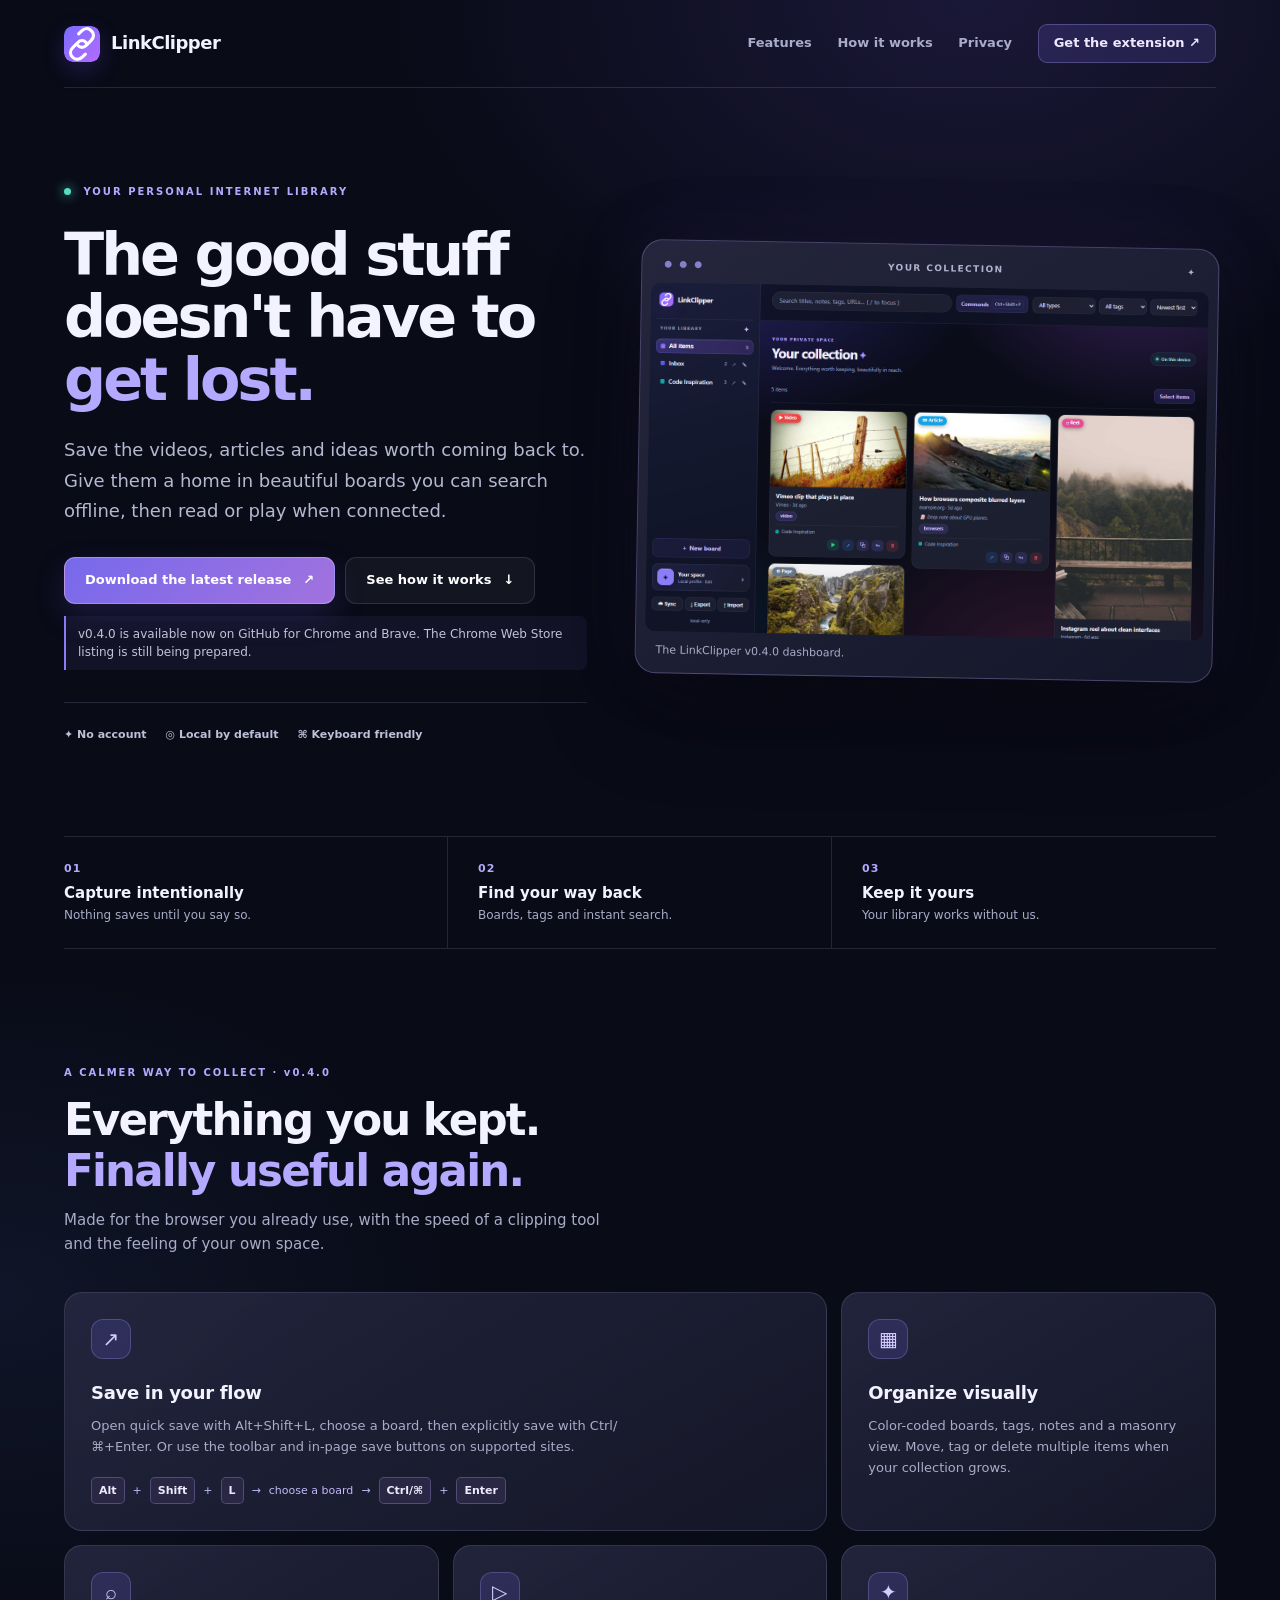
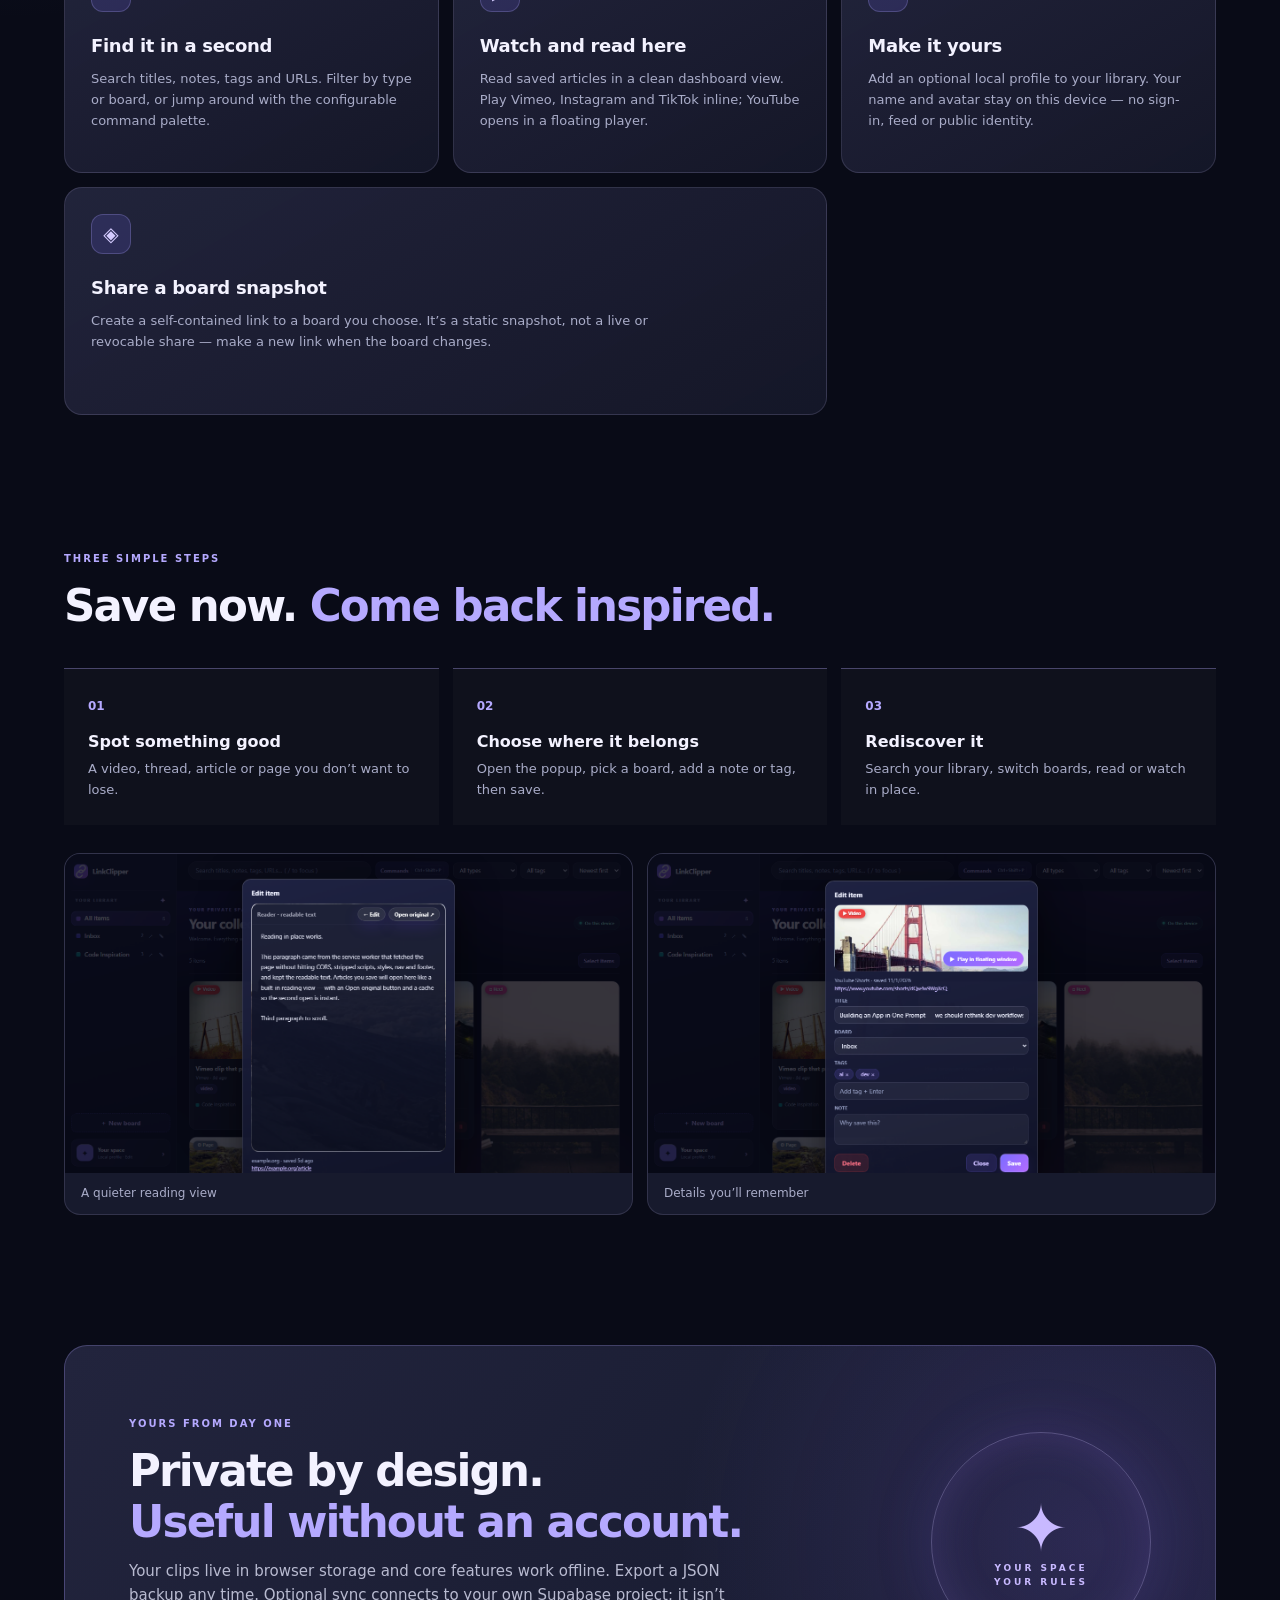
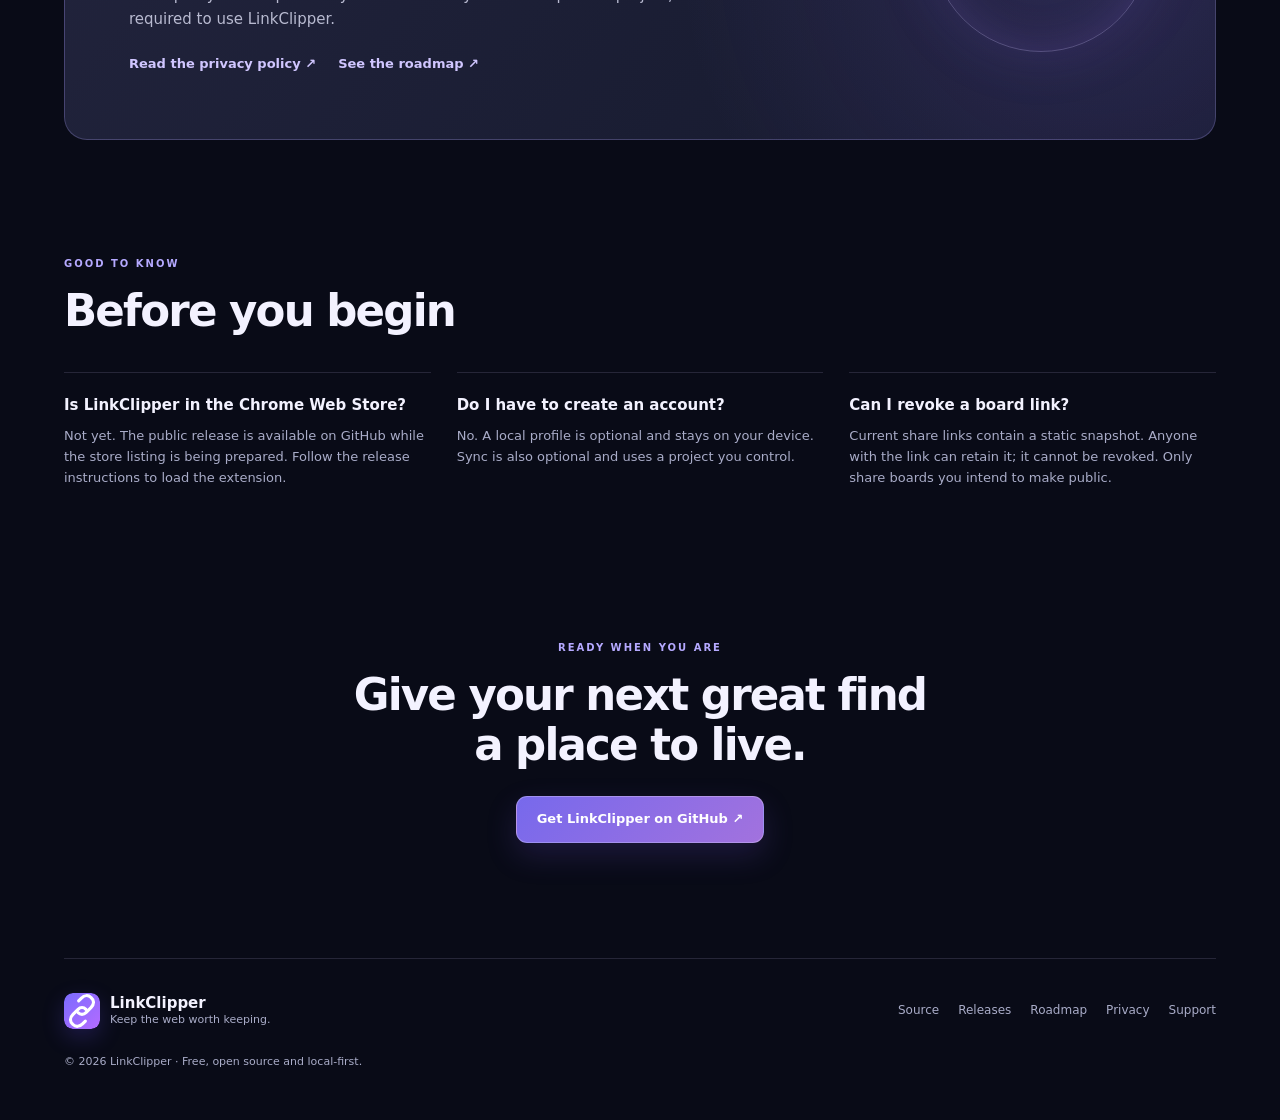
<file: index.html>
<!DOCTYPE html>
<html lang="en">
<head>
  <meta charset="utf-8" />
  <meta name="viewport" content="width=device-width, initial-scale=1" />
  <meta name="theme-color" content="#0a0c18" />
  <title>LinkClipper — the web, worth keeping</title>
  <meta name="description" content="Save videos, articles and pages into a beautiful, searchable local library. Boards, notes, quick capture and sharing — no account required. Chrome and Brave extension." />
  <link rel="stylesheet" href="styles.css" />
  <link rel="icon" type="image/png" href="assets/icon128.png" />
</head>
<body>
  <div class="wrap">
    <nav class="top" aria-label="Main navigation">
      <a class="logo" href="./" aria-label="LinkClipper home"><img class="mark" src="assets/mark.svg" alt="" /> LinkClipper</a>
      <div class="links">
        <a href="#features">Features</a>
        <a href="#how-it-works">How it works</a>
        <a href="#privacy">Privacy</a>
        <a class="nav-cta" href="https://github.com/linkclipper/linkclipper/releases/latest">Get the extension ↗</a>
      </div>
    </nav>

    <main>
      <header class="hero">
        <div class="hero-copy">
          <span class="eyebrow"><span class="signal"></span> YOUR PERSONAL INTERNET LIBRARY</span>
          <h1>The good stuff<br />doesn't have to <em>get lost.</em></h1>
          <p class="sub">Save the videos, articles and ideas worth coming back to. Give them a home in beautiful boards you can search offline, then read or play when connected.</p>
          <div class="cta">
            <a class="btn" href="https://github.com/linkclipper/linkclipper/releases/latest">Download the latest release <span aria-hidden="true">↗</span></a>
            <a class="btn ghost" href="#how-it-works">See how it works <span aria-hidden="true">↓</span></a>
          </div>
          <p class="release-note">v0.4.0 is available now on GitHub for Chrome and Brave. The Chrome Web Store listing is still being prepared.</p>
          <div class="trust-row"><span>✦ No account</span><span>◎ Local by default</span><span>⌘ Keyboard friendly</span></div>
        </div>
        <figure class="hero-visual">
          <div class="visual-top"><span class="visual-dots">● ● ●</span><span>YOUR COLLECTION</span><span>✦</span></div>
          <img src="assets/webstore-1-grid.png" alt="LinkClipper dashboard with saved videos and articles organized into boards" width="1280" height="800" />
          <figcaption>The LinkClipper v0.4.0 dashboard.</figcaption>
        </figure>
      </header>

      <section class="proof" aria-label="Product promises">
        <div><strong>01</strong><span>Capture intentionally</span><p>Nothing saves until you say so.</p></div>
        <div><strong>02</strong><span>Find your way back</span><p>Boards, tags and instant search.</p></div>
        <div><strong>03</strong><span>Keep it yours</span><p>Your library works without us.</p></div>
      </section>

      <section class="section" id="features">
        <div class="section-heading"><span class="eyebrow">A CALMER WAY TO COLLECT · v0.4.0</span><h2>Everything you kept.<br /><em>Finally useful again.</em></h2><p>Made for the browser you already use, with the speed of a clipping tool and the feeling of your own space.</p></div>
        <div class="feature-grid">
          <article class="feature feature-wide"><span class="feature-icon">↗</span><h3>Save in your flow</h3><p>Open quick save with Alt+Shift+L, choose a board, then explicitly save with Ctrl/⌘+Enter. Or use the toolbar and in-page save buttons on supported sites.</p><div class="key-demo"><kbd>Alt</kbd> + <kbd>Shift</kbd> + <kbd>L</kbd><span>→</span><span>choose a board</span><span>→</span><kbd>Ctrl/⌘</kbd> + <kbd>Enter</kbd></div></article>
          <article class="feature"><span class="feature-icon">▦</span><h3>Organize visually</h3><p>Color-coded boards, tags, notes and a masonry view. Move, tag or delete multiple items when your collection grows.</p></article>
          <article class="feature"><span class="feature-icon">⌕</span><h3>Find it in a second</h3><p>Search titles, notes, tags and URLs. Filter by type or board, or jump around with the configurable command palette.</p></article>
          <article class="feature"><span class="feature-icon">▷</span><h3>Watch and read here</h3><p>Read saved articles in a clean dashboard view. Play Vimeo, Instagram and TikTok inline; YouTube opens in a floating player.</p></article>
          <article class="feature"><span class="feature-icon">✦</span><h3>Make it yours</h3><p>Add an optional local profile to your library. Your name and avatar stay on this device — no sign-in, feed or public identity.</p></article>
          <article class="feature feature-wide"><span class="feature-icon">◈</span><h3>Share a board snapshot</h3><p>Create a self-contained link to a board you choose. It’s a static snapshot, not a live or revocable share — make a new link when the board changes.</p></article>
        </div>
      </section>

      <section class="section workflow" id="how-it-works">
        <div class="section-heading"><span class="eyebrow">THREE SIMPLE STEPS</span><h2>Save now. <em>Come back inspired.</em></h2></div>
        <div class="steps">
          <div><span class="step-number">01</span><h3>Spot something good</h3><p>A video, thread, article or page you don’t want to lose.</p></div>
          <div><span class="step-number">02</span><h3>Choose where it belongs</h3><p>Open the popup, pick a board, add a note or tag, then save.</p></div>
          <div><span class="step-number">03</span><h3>Rediscover it</h3><p>Search your library, switch boards, read or watch in place.</p></div>
        </div>
        <div class="shot-pair">
          <figure><img src="assets/webstore-2-reader.png" alt="Reading an article inside LinkClipper" loading="lazy" /><figcaption>A quieter reading view</figcaption></figure>
          <figure><img src="assets/webstore-3-edit.png" alt="Editing a saved item with notes and tags" loading="lazy" /><figcaption>Details you’ll remember</figcaption></figure>
        </div>
      </section>

      <section class="privacy-panel" id="privacy">
        <div><span class="eyebrow">YOURS FROM DAY ONE</span><h2>Private by design.<br /><em>Useful without an account.</em></h2><p>Your clips live in browser storage and core features work offline. Export a JSON backup any time. Optional sync connects to your own Supabase project; it isn’t required to use LinkClipper.</p><div class="privacy-links"><a href="privacy.html">Read the privacy policy ↗</a><a href="https://github.com/linkclipper/linkclipper/blob/main/docs/ROADMAP.md">See the roadmap ↗</a></div></div>
        <div class="privacy-symbol" aria-hidden="true">✦<small>YOUR SPACE<br />YOUR RULES</small></div>
      </section>

      <section class="section faq" id="faq"><div class="section-heading"><span class="eyebrow">GOOD TO KNOW</span><h2>Before you begin</h2></div><div class="faq-grid">
        <div><h3>Is LinkClipper in the Chrome Web Store?</h3><p>Not yet. The public release is available on GitHub while the store listing is being prepared. Follow the release instructions to load the extension.</p></div>
        <div><h3>Do I have to create an account?</h3><p>No. A local profile is optional and stays on your device. Sync is also optional and uses a project you control.</p></div>
        <div><h3>Can I revoke a board link?</h3><p>Current share links contain a static snapshot. Anyone with the link can retain it; it cannot be revoked. Only share boards you intend to make public.</p></div>
      </div></section>

      <section class="final-cta"><span class="eyebrow">READY WHEN YOU ARE</span><h2>Give your next great find<br />a place to live.</h2><a class="btn" href="https://github.com/linkclipper/linkclipper/releases/latest">Get LinkClipper on GitHub ↗</a></section>
    </main>

    <footer><div class="footer-brand"><img class="mark" src="assets/mark.svg" alt="" /><div><strong>LinkClipper</strong><small>Keep the web worth keeping.</small></div></div><div class="footer-links"><a href="https://github.com/linkclipper/linkclipper">Source</a><a href="https://github.com/linkclipper/linkclipper/releases">Releases</a><a href="https://github.com/linkclipper/linkclipper/blob/main/docs/ROADMAP.md">Roadmap</a><a href="privacy.html">Privacy</a><a href="https://github.com/linkclipper/linkclipper/issues">Support</a></div><p>© 2026 LinkClipper · Free, open source and local-first.</p></footer>
  </div>
</body>
</html>
</file>
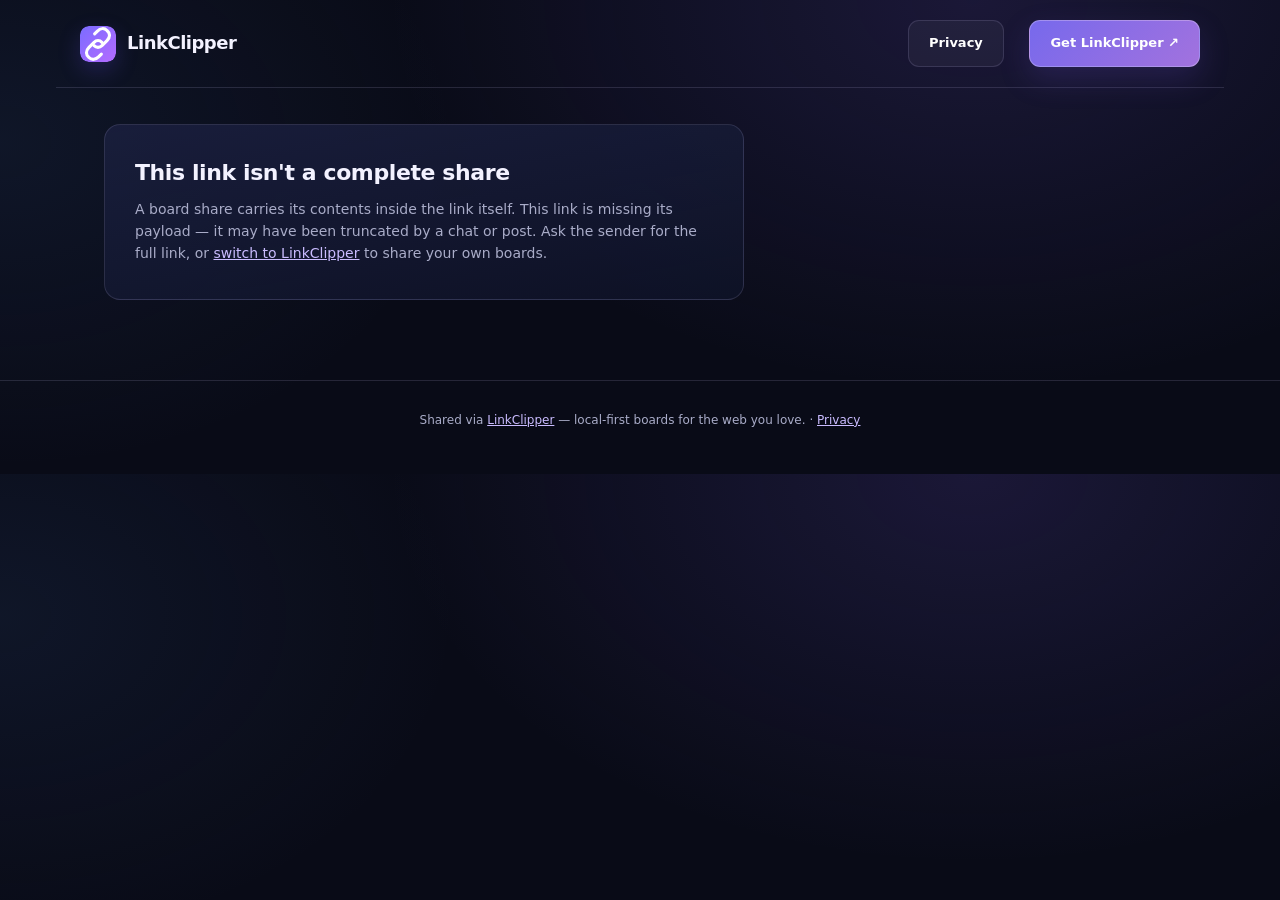
<file: b/index.html>
<!DOCTYPE html>
<html lang="en">
<head>
  <meta charset="UTF-8" />
  <meta name="viewport" content="width=device-width, initial-scale=1.0" />
  <title>A shared board · LinkClipper</title>
  <meta name="description" content="A board shared with a LinkClipper link. Save the web you love — find it again, in one place." />
  <link rel="stylesheet" href="../styles.css" />
  <style>
    nav.top { max-width: 1168px; margin: 0 auto; padding: 0 24px; }
    nav.top .links a.btn { color: #fff; }
    main { max-width: 1120px; margin: 0 auto; padding: 36px 24px 80px; }
    .board-head { display: flex; align-items: center; gap: 14px; margin: 8px 0 6px; }
    .board-dot { width: 18px; height: 18px; border-radius: 50%; box-shadow: 0 0 18px rgba(124,108,255,.45); }
    h1.board-name { font-size: 30px; font-weight: 600; letter-spacing: -.6px; margin: 0; }
    .board-desc { color: var(--ink-dim); font-size: 14.5px; margin: 2px 0 26px; max-width: 720px; }
    .grid { columns: 3 260px; column-gap: 16px; }
    .card {
      break-inside: avoid; margin-bottom: 16px;
      background: linear-gradient(170deg, rgba(26,31,62,.9), rgba(15,19,40,.84));
      border: 1px solid var(--stroke); border-radius: 16px; overflow: hidden;
      transition: border-color .15s ease-out, transform .15s ease-out;
    }
    .card:hover { border-color: var(--stroke-hi); transform: translateY(-2px); }
    .card a { text-decoration: none; color: var(--ink); display: block; }
    .card .art { width: 100%; aspect-ratio: 16 / 10; background: linear-gradient(135deg, rgba(123,108,255,.22), rgba(180,107,255,.12)); display: block; }
    .card .art.tall { aspect-ratio: 4 / 5; }
    .card .art + .pad { margin-top: -4px; }
    .card .pad { padding: 12px 14px 14px; }
    .card .ttl { font-size: 14px; font-weight: 500; line-height: 1.35; }
    .card .src { color: var(--ink-dim); font-size: 11.5px; margin-top: 5px; }
    .card .tags { display: flex; flex-wrap: wrap; gap: 6px; margin-top: 8px; }
    .card .chip {
      font-size: 10.5px; color: var(--brand-ink); border: 1px solid var(--stroke);
      border-radius: 999px; padding: 2px 8px; background: rgba(124,108,255,.12);
    }
    .card .kind {
      position: absolute; margin: 10px; padding: 3px 10px; border-radius: 999px;
      background: linear-gradient(135deg, var(--brand1), var(--brand2));
      color: #fff; font-size: 10.5px; font-weight: 600; letter-spacing: .2px;
      box-shadow: 0 4px 14px rgba(98,62,255,.35);
    }
    .card .pos { position: relative; }
    .broken {
      background: linear-gradient(170deg, rgba(26,31,62,.9), rgba(15,19,40,.84));
      border: 1px solid var(--stroke); border-radius: 16px; padding: 34px 30px; max-width: 640px;
    }
    .broken h1 { letter-spacing: -.4px; line-height: 1.3; }
    .empty-note { color: var(--ink-dim); font-size: 14px; margin-top: 10px; }
    .cta {
      margin-top: 34px; padding: 18px 20px; border-radius: 14px; border: 1px solid var(--stroke);
      background: linear-gradient(120deg, rgba(124,108,255,.14), rgba(168,85,247,.08));
      display: flex; gap: 16px; align-items: center; flex-wrap: wrap;
    }
    .cta p { margin: 0; color: var(--ink-dim); font-size: 13.5px; flex: 1; min-width: 240px; }
    .cta b { color: var(--ink); }
    footer.site-foot { display: block; color: var(--ink-dim); font-size: 12px; text-align: center; padding: 30px 0 44px; }
    footer.site-foot a { color: var(--brand-ink); }
  </style>
</head>
<body>
  <nav class="top">
    <div class="logo"><img class="mark" src="../assets/mark.svg" alt="" /> LinkClipper</div>
    <div class="links">
      <a class="btn ghost" href="/privacy.html">Privacy</a>
      <a class="btn" href="/">Get LinkClipper ↗</a>
    </div>
  </nav>

  <main>
    <div id="boardView" hidden>
      <div class="board-head">
        <span class="board-dot" id="bDot"></span>
        <h1 class="board-name" id="bName"></h1>
      </div>
      <p class="board-desc" id="bDesc"></p>
      <div class="grid" id="bGrid"></div>
      <div class="cta">
        <p><b>Save links like these into your own boards.</b>
          LinkClipper is a local-first browser extension — clips videos, reels and
          articles, plays and reads them in place. No account, everything stays in your browser.</p>
        <a class="btn" href="/">Get LinkClipper</a>
      </div>
    </div>

    <div id="badView" hidden>
      <div class="broken">
        <h1 style="font-size:22px;font-weight:600;margin:0 0 8px">This link isn't a complete share</h1>
        <p class="empty-note">
          A board share carries its contents inside the link itself. This link is
          missing its payload — it may have been truncated by a chat or post.
          Ask the sender for the full link, or
          <a href="/" style="color:var(--brand-ink)">switch to LinkClipper</a> to share your
          own boards.
        </p>
      </div>
    </div>
  </main>

  <footer class="site-foot">
    Shared via <a href="/">LinkClipper</a> — local-first boards for the web you love. ·
    <a href="/privacy.html">Privacy</a>
  </footer>

  <script>
    // Decode side of lib/shares.js (dashboard) — keep in sync.
    // Wire format: { v: 1, b: { n, c, d? }, i: [ { u, t, s?, w?, g?, k? } ] }
    (function () {
      'use strict';
      var VERSION = 1;

      function decode(text) {
        if (typeof text !== 'string' || !text) return null;
        var b64 = text.replace(/-/g, '+').replace(/_/g, '/');
        while (b64.length % 4) b64 += '=';
        var bin;
        try { bin = atob(b64); } catch (e) { return null; }
        var bytes = new Uint8Array(bin.length);
        for (var i = 0; i < bin.length; i++) bytes[i] = bin.charCodeAt(i);
        var payload;
        try { payload = JSON.parse(new TextDecoder().decode(bytes)); } catch (e) { return null; }
        if (!payload || payload.v !== VERSION || !payload.b || !Array.isArray(payload.i)) return null;
        return payload;
      }

      function textNode(s) { return document.createTextNode(String(s == null ? '' : s)); }
      function safeUrl(u) {
        try {
          var p = new URL(String(u), 'https://x.invalid');
          return (p.protocol === 'https:' || p.protocol === 'http:') ? p.href : null;
        } catch (e) { return null; }
      }

      function render(payload) {
        document.getElementById('boardView').hidden = false;
        var bDot = document.getElementById('bDot');
        bDot.style.background = /^#[0-9a-fA-F]{6}$/.test(payload.b.c || '') ? payload.b.c : '#7b6cff';
        document.getElementById('bName').textContent = payload.b.n || 'Untitled board';
        document.getElementById('bDesc').textContent = payload.b.d || '';
        document.title = '“' + (payload.b.n || 'Untitled board') + '” · shared board · LinkClipper';

        var grid = document.getElementById('bGrid');
        for (var i = 0; i < payload.i.length; i++) renderCard(grid, payload.i[i]);
        if (!payload.i.length) {
          var note = document.createElement('p');
          note.className = 'empty-note';
          note.textContent = 'This board was shared without items.';
          grid.appendChild(note);
        }
      }

      function renderCard(grid, it) {
        var card = document.createElement('div');
        card.className = 'card';
        var inner = document.createElement('div');
        inner.className = 'pos';

        var kind = it.k && String(it.k) !== 'page' ? String(it.k) : 'page';
        var badge = document.createElement('span');
        badge.className = 'kind';
        badge.textContent = kind;
        inner.appendChild(badge);

        var href = safeUrl(it.u);
        var a = href ? document.createElement('a') : document.createElement('div');
        if (href) { a.href = href; a.target = '_blank'; a.rel = 'noopener noreferrer'; }

        var src = it.s ? String(it.s) : '';
        if (!src && href) { try { src = new URL(href).hostname.replace(/^www\./, ''); } catch (e) {} }
        if (it.w && /^https?:\/\//i.test(it.w)) {
          var img = document.createElement('img');
          img.className = 'art' + (kind === 'reel' ? ' tall' : '');
          img.src = String(it.w);
          img.alt = '';
          img.referrerPolicy = 'no-referrer';
          img.loading = 'lazy';
          img.onerror = function () { img.remove(); };
          a.appendChild(img);
        }
        var pad = document.createElement('div');
        pad.className = 'pad';
        var ttl = document.createElement('div');
        ttl.className = 'ttl';
        ttl.appendChild(textNode(it.t || href || 'Untitled'));
        pad.appendChild(ttl);
        if (src) {
          var srcEl = document.createElement('div');
          srcEl.className = 'src';
          srcEl.appendChild(textNode(src));
          pad.appendChild(srcEl);
        }
        if (Array.isArray(it.g) && it.g.length) {
          var tags = document.createElement('div');
          tags.className = 'tags';
          for (var j = 0; j < it.g.length && j < 8; j++) {
            var chip = document.createElement('span');
            chip.className = 'chip';
            chip.appendChild(textNode(it.g[j]));
            tags.appendChild(chip);
          }
          pad.appendChild(tags);
        }
        a.appendChild(pad);
        inner.appendChild(a);
        card.appendChild(inner);
        grid.appendChild(card);
      }

      var m = /(?:^|[#&])d=([A-Za-z0-9_\-=]+)/.exec(decodeURIComponent(location.hash) || '');
      var payload = m ? decode(m[1]) : null;
      if (payload) render(payload);
      else {
        document.getElementById('badView').hidden = false;
        document.title = 'Shared board · LinkClipper';
      }
    })();
  </script>
</body>
</html>
</file>
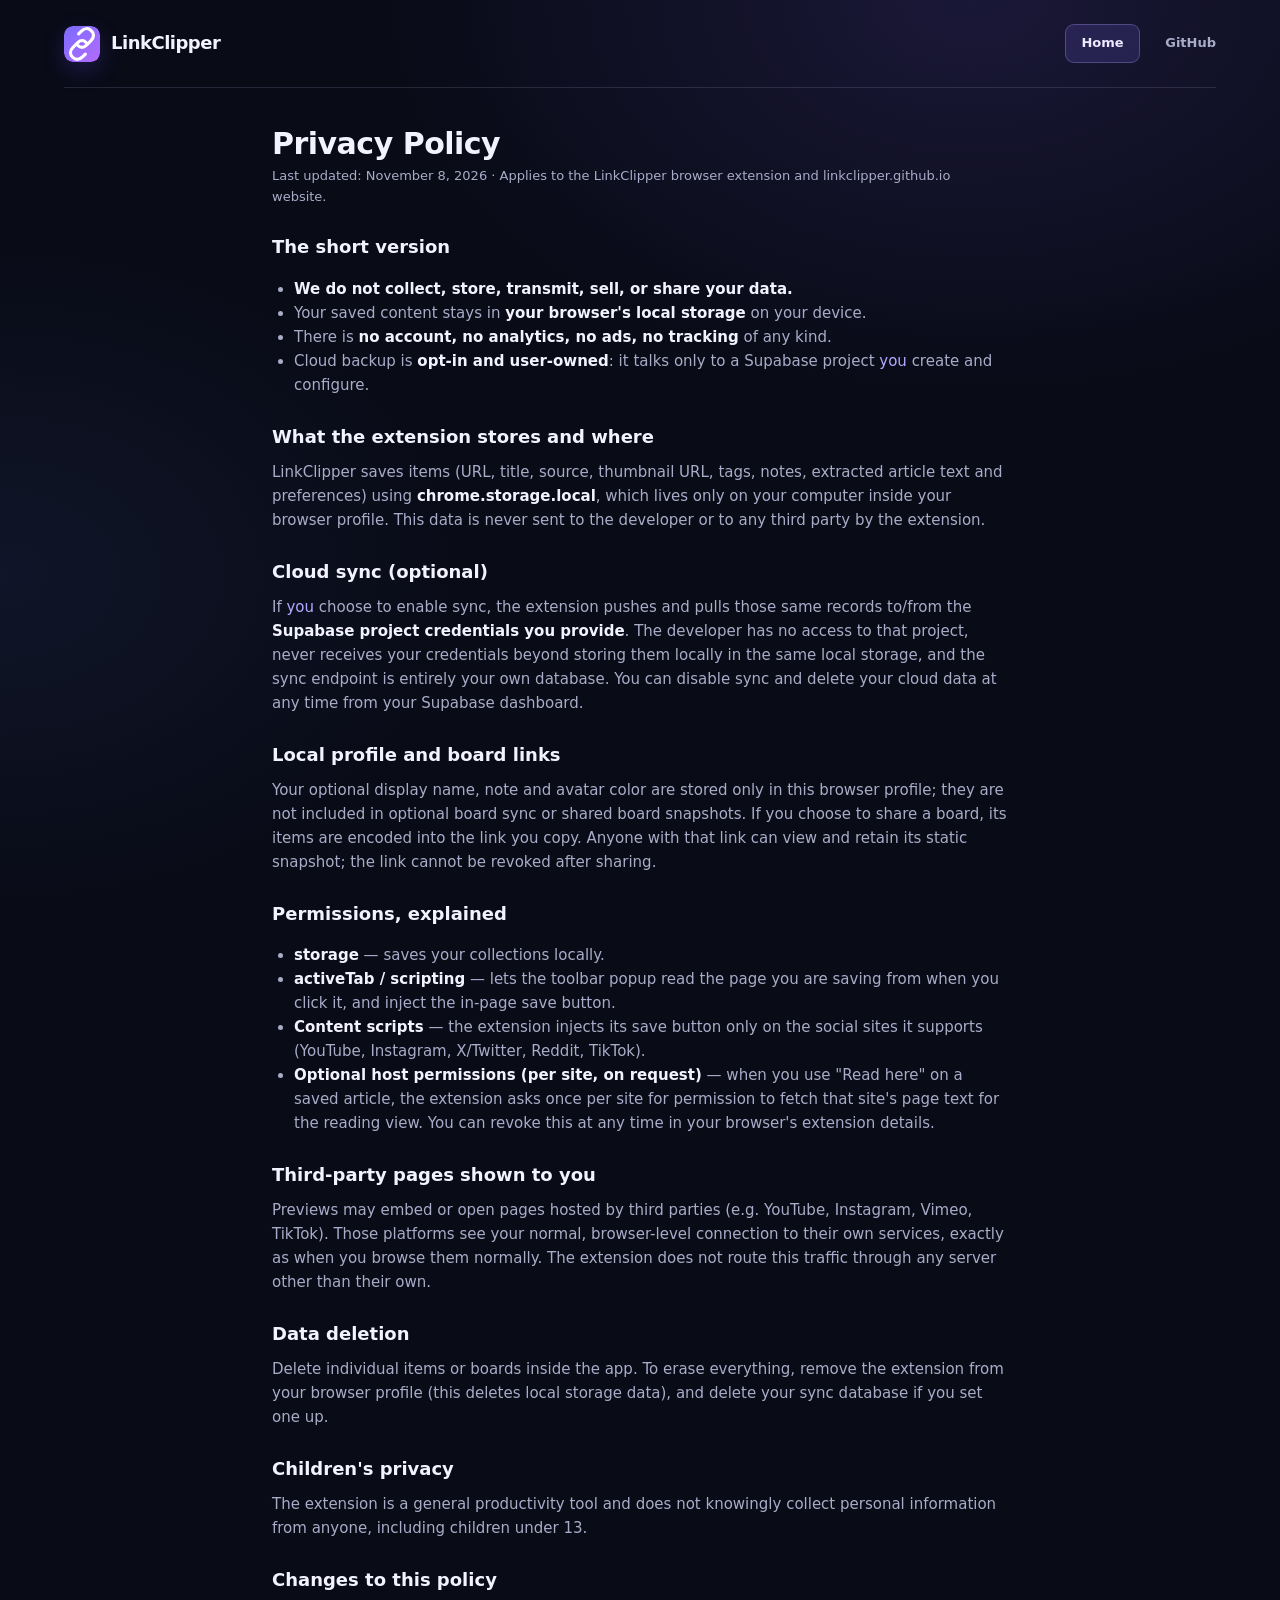
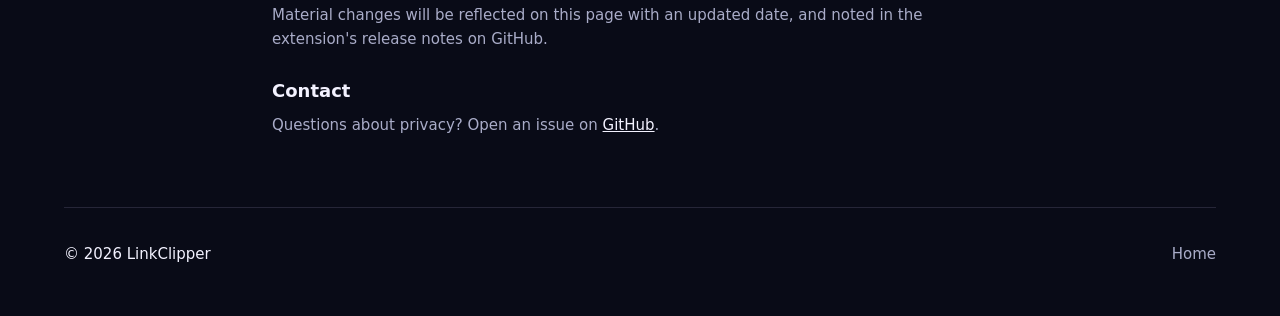
<file: privacy.html>
<!DOCTYPE html>
<html lang="en">
<head>
<meta charset="utf-8" />
<meta name="viewport" content="width=device-width, initial-scale=1" />
<title>Privacy Policy — LinkClipper</title>
<meta name="description" content="LinkClipper privacy policy: local-first, no data collection, optional user-owned cloud sync." />
<link rel="stylesheet" href="styles.css" />
<link rel="icon" type="image/png" href="assets/icon128.png" />
</head>
<body>
<div class="wrap">
  <nav class="top">
    <div class="logo"><img class="mark" src="assets/mark.svg" alt="" /> LinkClipper</div>
    <div class="links">
      <a class="nav-cta" href="index.html">Home</a>
      <a href="https://github.com/linkclipper/linkclipper">GitHub</a>
    </div>
  </nav>

  <main class="doc">
    <h1>Privacy Policy</h1>
    <p class="up">Last updated: November 8, 2026 · Applies to the LinkClipper browser extension and linkclipper.github.io website.</p>

    <h2>The short version</h2>
    <ul>
      <li><strong>We do not collect, store, transmit, sell, or share your data.</strong></li>
      <li>Your saved content stays in <strong>your browser's local storage</strong> on your device.</li>
      <li>There is <strong>no account, no analytics, no ads, no tracking</strong> of any kind.</li>
      <li>Cloud backup is <strong>opt-in and user-owned</strong>: it talks only to a Supabase project <em>you</em> create and configure.</li>
    </ul>

    <h2>What the extension stores and where</h2>
    <p>LinkClipper saves items (URL, title, source, thumbnail URL, tags, notes, extracted article text and preferences) using
       <strong>chrome.storage.local</strong>, which lives only on your computer inside your browser profile. This data is never sent to the
       developer or to any third party by the extension.</p>

    <h2>Cloud sync (optional)</h2>
    <p>If <em>you</em> choose to enable sync, the extension pushes and pulls those same records to/from the
       <strong>Supabase project credentials you provide</strong>. The developer has no access to that project, never receives your credentials
       beyond storing them locally in the same local storage, and the sync endpoint is entirely your own database. You can disable sync and
        delete your cloud data at any time from your Supabase dashboard.</p>

    <h2>Local profile and board links</h2>
    <p>Your optional display name, note and avatar color are stored only in this browser profile; they are not included in optional board sync or shared board snapshots. If you choose to share a board, its items are encoded into the link you copy. Anyone with that link can view and retain its static snapshot; the link cannot be revoked after sharing.</p>

    <h2>Permissions, explained</h2>
    <ul>
      <li><strong>storage</strong> — saves your collections locally.</li>
      <li><strong>activeTab / scripting</strong> — lets the toolbar popup read the page you are saving from when you click it, and inject the in-page save button.</li>
      <li><strong>Content scripts</strong> — the extension injects its save button only on the social sites it supports (YouTube, Instagram, X/Twitter, Reddit, TikTok).</li>
      <li><strong>Optional host permissions (per site, on request)</strong> — when you use "Read here" on a saved article, the extension asks once per site for permission to fetch that site's page text for the reading view. You can revoke this at any time in your browser's extension details.</li>
    </ul>

    <h2>Third-party pages shown to you</h2>
    <p>Previews may embed or open pages hosted by third parties (e.g. YouTube, Instagram, Vimeo, TikTok). Those platforms see your normal,
       browser-level connection to their own services, exactly as when you browse them normally. The extension does not route this traffic
       through any server other than their own.</p>

    <h2>Data deletion</h2>
    <p>Delete individual items or boards inside the app. To erase everything, remove the extension from your browser profile
       (this deletes local storage data), and delete your sync database if you set one up.</p>

    <h2>Children's privacy</h2>
    <p>The extension is a general productivity tool and does not knowingly collect personal information from anyone, including children under 13.</p>

    <h2>Changes to this policy</h2>
    <p>Material changes will be reflected on this page with an updated date, and noted in the extension's release notes on GitHub.</p>

    <h2>Contact</h2>
    <p>Questions about privacy? Open an issue on
       <a href="https://github.com/linkclipper/linkclipper/issues" style="color:var(--ink)">GitHub</a>.</p>
  </main>

  <footer>
    <div class="f">
      <span>&#169; 2026 LinkClipper</span>
      <span><a href="index.html">Home</a></span>
    </div>
  </footer>
</div>
</body>
</html>
</file>
<file: styles.css>
:root { color-scheme: dark; --bg: #090b17; --panel: #171a2d; --ink: #f3f2ff; --muted: #a9acc8; --line: rgba(208, 207, 255, .14); --lavender: #b5a9ff; --ink-dim: var(--muted); --stroke: var(--line); --stroke-hi: rgba(208,207,255,.25); --brand1: #7b6cff; --brand2: #b46bff; --brand-ink: #cabcff; }
* { box-sizing: border-box; }
html { scroll-behavior: smooth; }
body { margin: 0; background: radial-gradient(900px 600px at 76% 0, rgba(111, 86, 214, .17), transparent 65%), radial-gradient(700px 500px at 0 30%, rgba(62, 101, 166, .12), transparent 65%), var(--bg); color: var(--ink); font: 15px/1.6 "Segoe UI", system-ui, sans-serif; }
a { color: inherit; }
.wrap { max-width: 1440px; margin: auto; padding: 0 clamp(20px, 5vw, 76px); }
.top { min-height: 88px; display: flex; align-items: center; justify-content: space-between; gap: 24px; border-bottom: 1px solid var(--line); }
.logo { display: inline-flex; align-items: center; gap: 11px; font-weight: 800; letter-spacing: -.5px; font-size: 18px; text-decoration: none; }
.mark { width: 36px; height: 36px; display: block; flex: 0 0 auto; border-radius: 9px; box-shadow: 0 8px 22px rgba(106, 81, 249, .22); }
.links { display: flex; align-items: center; gap: clamp(14px, 2vw, 30px); }
.links a { text-decoration: none; color: var(--muted); font-size: 13px; font-weight: 650; }
.links a:hover, .footer-links a:hover { color: #fff; }
.links .nav-cta { color: #eee9ff; padding: 8px 15px; background: rgba(134, 112, 255, .16); border: 1px solid rgba(180, 162, 255, .3); border-radius: 9px; }
.hero { display: grid; grid-template-columns: minmax(0, .95fr) minmax(0, 1.05fr); align-items: center; gap: clamp(30px, 4vw, 70px); padding: 90px 0 92px; }
.hero > * { min-width: 0; }
.eyebrow { color: var(--lavender); letter-spacing: 2px; font-size: 10px; font-weight: 850; }
.signal { display: inline-block; width: 7px; height: 7px; margin-right: 7px; border-radius: 50%; background: #54ddc4; box-shadow: 0 0 12px #54ddc4; }
h1, h2, h3, p { margin: 0; }
h1 { font-size: clamp(43px, 4.6vw, 70px); line-height: 1.06; letter-spacing: -3px; margin: 22px 0 24px; font-weight: 800; }
em { font-style: normal; color: #b5a9ff; }
.sub { color: #b5b8d0; font-size: clamp(16px, 1.45vw, 18px); max-width: 560px; line-height: 1.7; }
.cta { display: flex; gap: 10px; flex-wrap: wrap; margin: 30px 0 12px; }
.btn { display: inline-flex; align-items: center; justify-content: center; gap: 12px; min-height: 47px; padding: 11px 20px; border: 1px solid rgba(255,255,255,.25); border-radius: 11px; color: #fff; background: linear-gradient(135deg, #7769ec, #a272de); text-decoration: none; font-size: 13px; font-weight: 750; box-shadow: 0 12px 30px rgba(94, 68, 186, .23); transition: transform .16s, filter .16s; }
.btn:hover { transform: translateY(-2px); filter: brightness(1.12); }
.btn:focus-visible, a:focus-visible { outline: 2px solid #c5baff; outline-offset: 3px; }
.btn.ghost { border-color: var(--line); background: rgba(255,255,255,.045); box-shadow: none; }
.release-note { color: #c4c2da; font-size: 12px; line-height: 1.5; max-width: 550px; padding: 9px 12px; border-left: 2px solid #8b7cf8; background: rgba(139,124,248,.07); border-radius: 0 7px 7px 0; }
.trust-row { display: flex; flex-wrap: wrap; gap: 12px 19px; margin-top: 32px; padding-top: 23px; border-top: 1px solid var(--line); color: #bec0d8; font-size: 11px; font-weight: 650; }
.hero-visual { margin: 0; padding: 9px; border: 1px solid rgba(186, 173, 255, .28); border-radius: 21px; background: linear-gradient(145deg, #25263d, #14172a); box-shadow: 0 35px 90px rgba(0,0,0,.48), 0 0 75px rgba(105,75,193,.12); transform: rotate(1deg); }
.visual-top { display: flex; justify-content: space-between; padding: 7px 13px 12px; color: #b2b1ce; font-size: 9px; font-weight: 800; letter-spacing: 1.4px; }
.visual-dots { color: #897fc9; letter-spacing: 2px; }
.hero-visual img { width: 100%; max-width: 100%; display: block; height: auto; border-radius: 10px; }
.hero-visual figcaption { padding: 10px 11px 4px; color: var(--muted); font-size: 11px; }
.proof { display: grid; grid-template-columns: repeat(3, 1fr); border-top: 1px solid var(--line); border-bottom: 1px solid var(--line); }
.proof div { padding: 23px 30px; border-right: 1px solid var(--line); }
.proof div:first-child { padding-left: 0; }
.proof div:last-child { border-right: 0; }
.proof strong { display: block; color: var(--lavender); font-size: 11px; letter-spacing: 1px; }
.proof span { display: block; font-weight: 750; margin: 4px 0 1px; }
.proof p { color: var(--muted); font-size: 12px; }
.section { padding: 110px 0 20px; }
.section-heading { max-width: 740px; margin-bottom: 36px; }
.section-heading h2, .privacy-panel h2, .final-cta h2 { font-size: clamp(30px, 3.4vw, 47px); letter-spacing: -1.8px; line-height: 1.16; margin: 12px 0; }
.section-heading p { color: var(--muted); max-width: 560px; }
.feature-grid { display: grid; grid-template-columns: repeat(3, minmax(0,1fr)); gap: 14px; }
.feature { min-height: 228px; border: 1px solid var(--line); border-radius: 18px; padding: 26px; background: linear-gradient(150deg, rgba(40, 42, 68, .8), rgba(22, 24, 42, .9)); transition: border-color .16s, transform .16s; }
.feature:hover { border-color: rgba(181,169,255,.42); transform: translateY(-3px); }
.feature-wide { grid-column: span 2; }
.feature-icon { display: grid; place-items: center; width: 40px; height: 40px; border: 1px solid rgba(181,169,255,.25); border-radius: 12px; color: #d5ccff; background: rgba(121,106,255,.16); font-size: 20px; margin-bottom: 20px; }
.feature h3 { font-size: 18px; letter-spacing: -.3px; margin-bottom: 8px; }
.feature p { color: var(--muted); font-size: 13px; max-width: 570px; }
.key-demo { display: flex; align-items: center; gap: 8px; flex-wrap: wrap; margin-top: 19px; color: #c2b9f8; font-size: 11px; }
kbd { font: inherit; font-weight: 800; padding: 4px 7px; border: 1px solid rgba(181,169,255,.28); border-radius: 5px; background: #292744; color: #eee9ff; }
.workflow { padding-top: 110px; }
.steps { display: grid; grid-template-columns: repeat(3, 1fr); gap: 14px; }
.steps > div { padding: 24px; border-top: 1px solid rgba(181,169,255,.35); background: rgba(255,255,255,.025); }
.step-number { color: #b5a9ff; font-size: 12px; font-weight: 800; }
.steps h3 { font-size: 16px; margin: 12px 0 5px; }
.steps p { font-size: 13px; color: var(--muted); }
.shot-pair { display: grid; grid-template-columns: repeat(2, 1fr); gap: 14px; margin-top: 28px; }
.shot-pair figure { margin: 0; border: 1px solid var(--line); border-radius: 16px; overflow: hidden; background: var(--panel); }
.shot-pair img { display: block; width: 100%; aspect-ratio: 16 / 9; object-fit: cover; object-position: top; }
.shot-pair figcaption { padding: 11px 16px; font-size: 12px; color: var(--muted); }
.privacy-panel { display: flex; justify-content: space-between; align-items: center; gap: 30px; margin-top: 110px; padding: clamp(28px, 5vw, 64px); border: 1px solid rgba(181,169,255,.25); border-radius: 23px; background: radial-gradient(circle at 90% 50%, rgba(135,105,233,.19), transparent 40%), linear-gradient(130deg, #22243d, #15192d); }
.privacy-panel > div:first-child { max-width: 670px; }
.privacy-panel p { color: #b8bad0; max-width: 600px; }
.privacy-links { display: flex; flex-wrap: wrap; gap: 22px; margin-top: 23px; }
.privacy-links a { color: #d0c6ff; font-size: 13px; font-weight: 700; text-decoration: none; }
.privacy-links a:hover { text-decoration: underline; }
.privacy-symbol { width: 220px; height: 220px; flex: 0 0 auto; border-radius: 50%; border: 1px solid rgba(200,181,255,.3); box-shadow: inset 0 0 45px rgba(160,118,248,.18), 0 0 60px rgba(121,88,205,.16); display: grid; place-content: center; text-align: center; color: #c8b9ff; font-size: 65px; line-height: 1; }
.privacy-symbol small { display: block; font-size: 9px; font-weight: 800; letter-spacing: 3px; line-height: 1.6; }
.faq-grid { display: grid; grid-template-columns: repeat(3, 1fr); gap: 26px; }
.faq-grid > div { border-top: 1px solid var(--line); padding-top: 20px; }
.faq h3 { font-size: 15px; margin-bottom: 9px; }
.faq p { color: var(--muted); font-size: 13px; }
.final-cta { text-align: center; padding: 125px 0 115px; }
.final-cta h2 { margin-bottom: 25px; }
footer { display: flex; flex-wrap: wrap; justify-content: space-between; gap: 24px; border-top: 1px solid var(--line); padding: 34px 0 50px; }
.footer-brand { display: flex; gap: 10px; align-items: center; }
.footer-brand div { display: grid; line-height: 1.3; }
.footer-brand small, footer p { color: var(--muted); font-size: 11px; }
.footer-links { display: flex; gap: 19px; flex-wrap: wrap; align-items: center; }
.footer-links a { color: var(--muted); text-decoration: none; font-size: 12px; }
footer p { width: 100%; }
footer .f { display: flex; justify-content: space-between; flex-wrap: wrap; gap: 20px; width: 100%; }
footer .f a { color: var(--muted); text-decoration: none; }
/* Privacy document shares these tokens with the landing page. */
.doc { max-width: 780px; margin: 0 auto; padding: 40px 22px 70px; }
.doc h1 { font-size: 30px; letter-spacing: -.5px; margin: 0 0 6px; }
.doc h2 { font-size: 18px; margin: 26px 0 8px; }
.doc p, .doc li { color: var(--muted); font-size: 15px; }
.doc ul { padding-left: 22px; }
.doc strong { color: var(--ink); }
.doc .up { color: var(--muted); font-size: 13px; margin-bottom: 18px; }
@media (max-width: 1000px) { .hero { grid-template-columns: minmax(0,1fr); padding: 70px 0; } .hero-copy { max-width: 700px; } .hero-visual { max-width: 800px; transform: none; } }
@media (max-width: 700px) { .top { min-height: 70px; } .links { gap: 11px; } .links a:not(.nav-cta) { display: none; } .hero { padding: 60px 0; } h1 { font-size: clamp(35px, 9vw, 43px); letter-spacing: -2px; } .proof { grid-template-columns: 1fr; } .proof div, .proof div:first-child { padding: 16px 0; border-right: 0; border-bottom: 1px solid var(--line); } .proof div:last-child { border-bottom: 0; } .feature-grid, .steps, .faq-grid, .shot-pair { grid-template-columns: 1fr; } .feature-wide { grid-column: auto; } .section { padding-top: 75px; } .privacy-panel { margin-top: 75px; } .privacy-symbol { display: none; } }
@media (prefers-reduced-motion: reduce) { html { scroll-behavior: auto; } .btn, .feature { transition: none; } }
</file>
